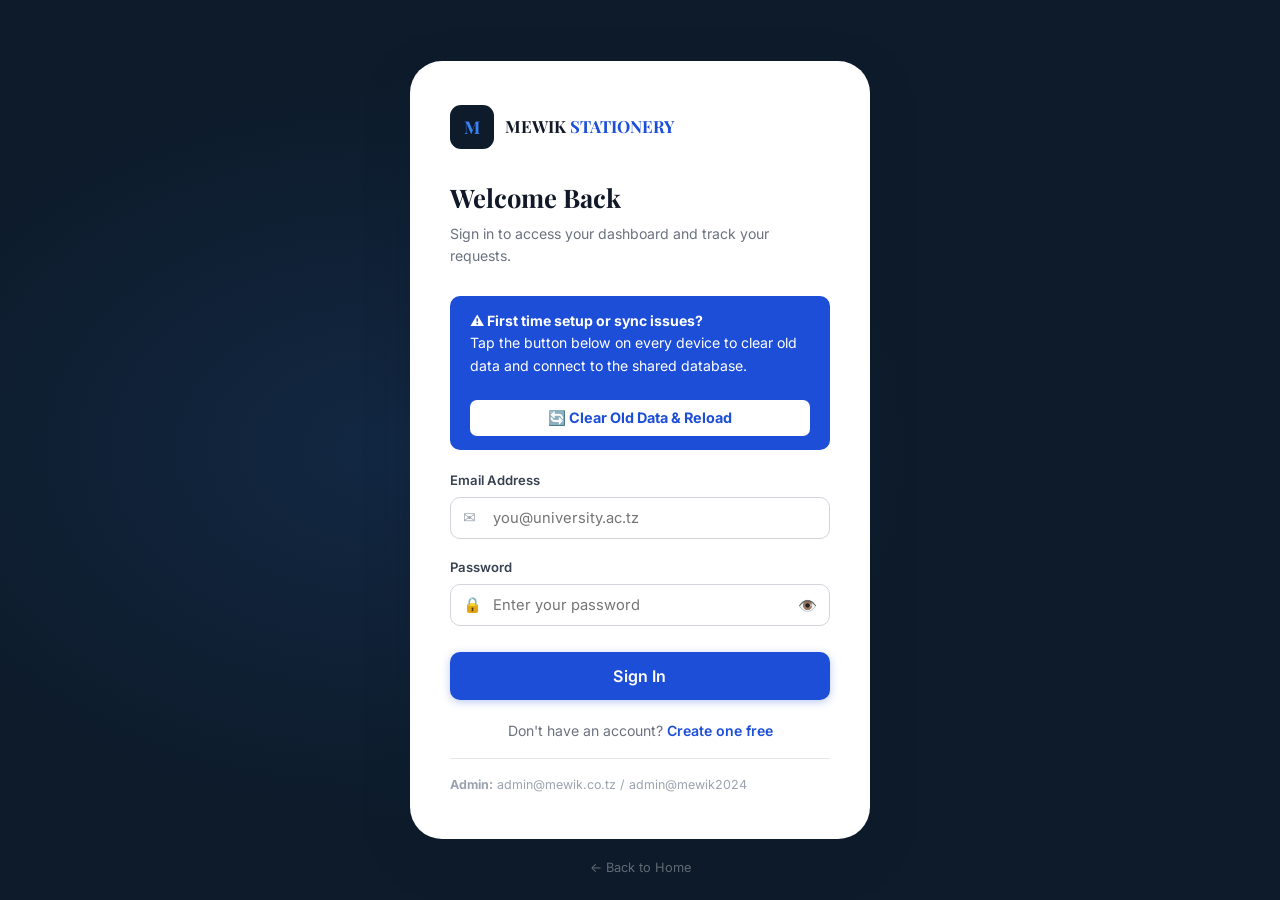
<file: dashboard.html>
<!DOCTYPE html>
<html lang="en">
<head>
  <meta charset="UTF-8">
  <meta name="viewport" content="width=device-width, initial-scale=1.0">
  <title>My Dashboard — Mewik Stationery</title>
  <meta name="theme-color" content="#0f2b22">
  <link rel="manifest" href="manifest.json">
  <link rel="icon" href="icons/favicon.svg" type="image/svg+xml">
  <link rel="stylesheet" href="css/style.css">
    <style>
    .filter-tab{padding:8px 16px;border-radius:100px;font-size:0.82rem;font-weight:600;background:var(--cream);color:var(--gray-mid);border:none;cursor:pointer;transition:var(--transition);}
    .filter-tab.active{background:var(--green-rich);color:var(--white);}
    .req-info{flex:1;} .req-id{font-family:var(--font-mono);font-size:0.72rem;color:var(--gray-mid);}
    .req-service{font-weight:600;font-size:0.95rem;color:var(--green-deep);margin:2px 0;}
    .req-date{font-size:0.78rem;color:var(--gray-mid);}
    .req-right{display:flex;flex-direction:column;align-items:flex-end;gap:6px;}
    .request-row{display:flex;align-items:center;justify-content:space-between;padding:16px 20px;border-bottom:1px solid rgba(15,43,34,0.06);cursor:pointer;transition:var(--transition);flex-wrap:wrap;gap:12px;}
    .request-row:hover{background:var(--cream);} .request-row:last-child{border-bottom:none;}
    .star-btn{font-size:2rem;cursor:pointer;color:#d4d4d4;transition:color 0.15s;background:none;border:none;padding:0 4px;}
    .star-btn:hover,.star-btn.selected{color:#c9a84c;}
  </style>
  <style>
    .filter-tab { padding:8px 16px;border-radius:100px;font-size:0.82rem;font-weight:600;background:var(--cream);color:var(--gray-mid);border:none;cursor:pointer;transition:var(--transition); }
    .filter-tab.active { background:var(--green-rich);color:var(--white); }
    .req-info { flex:1; }
    .req-id { font-family:var(--font-mono);font-size:0.72rem;color:var(--gray-mid); }
    .req-service { font-weight:600;font-size:0.95rem;color:var(--green-deep);margin:2px 0; }
    .req-date { font-size:0.78rem;color:var(--gray-mid); }
    .req-right { display:flex;flex-direction:column;align-items:flex-end;gap:6px; }
    .request-row { display:flex;align-items:center;justify-content:space-between;padding:16px 20px;border-bottom:1px solid rgba(15,43,34,0.06);cursor:pointer;transition:var(--transition);flex-wrap:wrap;gap:12px; }
    .request-row:hover { background:var(--cream); }
    .request-row:last-child { border-bottom:none; }
  </style>
</head>
<body>
<div class="dashboard-layout">

  <!-- Sidebar Overlay -->
  <div class="sidebar-overlay"></div>

  <!-- ── Sidebar ────────────────────────────────────────── -->
  <aside class="sidebar">
    <div class="sidebar-header">
      <div class="sidebar-brand">
        <div class="sidebar-brand-icon">M</div>
        MEWIK <span>STATIONERY</span>
      </div>
    </div>

    <div class="sidebar-user">
      <div class="sidebar-avatar">?</div>
      <div class="sidebar-user-name">Loading…</div>
      <div class="sidebar-user-role">Student</div>
    </div>

    <nav class="sidebar-nav">
      <div class="sidebar-section-label">Menu</div>
      <a class="sidebar-link active" data-section="overview" href="#">
        <span class="link-icon">🏠</span> Overview
      </a>
      <a class="sidebar-link" data-section="requests" href="#">
        <span class="link-icon">📋</span> My Requests
      </a>
      <a class="sidebar-link" data-section="new-request" href="#">
        <span class="link-icon">✨</span> New Request
      </a>
      <a class="sidebar-link" data-section="history" href="#">
        <span class="link-icon">📁</span> History
      </a>

      <div class="sidebar-section-label" style="margin-top:16px">Account</div>
      <a class="sidebar-link" data-section="profile" href="#">
        <span class="link-icon">👤</span> My Profile
      </a>
      <a class="sidebar-link" href="index.html">
        <span class="link-icon">🌐</span> Home
      </a>
    </nav>

    <div class="sidebar-footer">
      <button class="sidebar-link btn-full" data-action="logout" style="color:rgba(255,255,255,0.55)">
        <span class="link-icon">🚪</span> Sign Out
      </button>
    </div>
  </aside>

  <!-- ── Main Content ───────────────────────────────────── -->
  <div class="main-content">
    <!-- Topbar -->
    <header class="topbar">
      <div class="topbar-left">
        <button class="hamburger" style="background:none">
          <span style="background:var(--charcoal)"></span>
          <span style="background:var(--charcoal)"></span>
          <span style="background:var(--charcoal)"></span>
        </button>
        <span class="topbar-title">Dashboard Overview</span>
      </div>
      <div class="topbar-right">
        <div id="sync-badge" style="margin-right:4px"></div>
        <div style="position:relative">
          <button class="notification-btn">🔔 <span class="notif-dot"></span></button>
          <div class="notif-panel"></div>
        </div>
        <a href="#" data-section="new-request" class="btn btn-primary btn-sm sidebar-link">+ New Request</a>
      </div>
    </header>

    <!-- ── Overview Section ───────────────────────────── -->
    <div class="page-content">
      <section id="section-overview" class="dash-section">
        <div style="margin-bottom:28px">
          <h2 style="font-family:var(--font-display);font-size:1.5rem;color:var(--green-deep)">
            Good day, <span id="greeting-name">there</span> 👋
          </h2>
          <p style="color:var(--gray-mid);font-size:0.9rem;margin-top:4px">Here is a summary of your academic service activity.</p>
        </div>

        <div class="stats-row">
          <div class="stat-widget">
            <div class="stat-widget-icon green">📋</div>
            <div class="stat-widget-value" id="stat-active">0</div>
            <div class="stat-widget-label">Active Requests</div>
          </div>
          <div class="stat-widget">
            <div class="stat-widget-icon gold">✅</div>
            <div class="stat-widget-value" id="stat-completed">0</div>
            <div class="stat-widget-label">Completed</div>
          </div>
          <div class="stat-widget">
            <div class="stat-widget-icon blue">📊</div>
            <div class="stat-widget-value" id="stat-total">0</div>
            <div class="stat-widget-label">Total Requests</div>
          </div>
        </div>

        <div style="display:grid;grid-template-columns:1fr 360px;gap:24px;flex-wrap:wrap" class="overview-grid">
          <div class="card">
            <div class="card-header">
              <span class="card-title">Recent Requests</span>
              <a href="#" class="btn btn-outline btn-sm sidebar-link" data-section="requests">View All</a>
            </div>
            <div id="recent-requests">
              <div class="spinner"></div>
            </div>
          </div>

          <div class="card">
            <div class="card-header">
              <span class="card-title">🔔 Notifications</span>
            </div>
            <div id="recent-notifs"></div>
          </div>
        </div>
      </section>

      <!-- ── My Requests Section ────────────────────────── -->
      <section id="section-requests" class="dash-section hidden">
        <div style="display:flex;justify-content:space-between;align-items:center;margin-bottom:24px;flex-wrap:wrap;gap:12px">
          <h2 style="font-family:var(--font-display);font-size:1.4rem;color:var(--green-deep)">Active Requests</h2>
          <a href="#" class="btn btn-primary sidebar-link" data-section="new-request">+ New Request</a>
        </div>
        <div id="active-requests-list"><div class="spinner"></div></div>
      </section>

      <!-- ── New Request Section ─────────────────────────── -->
      <section id="section-new-request" class="dash-section hidden">
        <div style="max-width:680px">
          <h2 style="font-family:var(--font-display);font-size:1.4rem;color:var(--green-deep);margin-bottom:8px">Submit New Request</h2>
          <p style="color:var(--gray-mid);font-size:0.9rem;margin-bottom:32px">Fill in the form below. Our team will review your request and respond promptly.</p>

          <form id="request-form" novalidate>
            <div class="form-group">
              <label class="form-label" for="req-service">Service Type <span style="color:var(--red-alert)">*</span></label>
              <select id="req-service" class="form-control" required>
                <option value="">— Select a service —</option>
              </select>
              <div id="price-range" style="font-size:0.82rem;color:var(--gold);margin-top:6px;font-weight:600"></div>
            </div>

            <!-- Research sub-options -->
            <div id="research-options" style="display:none" class="form-group">
              <label class="form-label" for="research-stage">Research Stage <span style="color:var(--red-alert)">*</span></label>
              <select id="research-stage" class="form-control">
                <option value="">— Select stage —</option>
                <option value="Proposal Writing">Proposal Writing</option>
                <option value="Research Report Writing">Research Report Writing</option>
                <option value="Both Proposal + Full Research">Both Proposal + Full Research</option>
              </select>
            </div>

            <div class="form-group">
              <label class="form-label" for="req-description">Describe Your Requirements <span style="color:var(--red-alert)">*</span></label>
              <textarea id="req-description" class="form-control" rows="4" placeholder="Briefly describe what you need. Include topic, subject, course unit, and any specific instructions from your lecturer." required></textarea>
            </div>

            <div class="form-group">
              <label class="form-label" for="req-requirements">Detailed Requirements / Notes</label>
              <textarea id="req-requirements" class="form-control" rows="3" placeholder="Any additional instructions, formatting requirements, word count, citation style, etc."></textarea>
            </div>

            <div class="form-group">
              <label class="form-label" for="req-deadline">Submission Deadline <span style="color:var(--red-alert)">*</span></label>
              <input type="date" id="req-deadline" class="form-control" required>
            </div>

            <div class="form-group">
              <label class="form-label">Supporting Files (optional)</label>
              <div class="upload-zone">
                <div class="upload-icon">📎</div>
                <div class="upload-text">Click to upload or drag files here</div>
                <div class="upload-hint">PDF, DOCX, JPG, PNG — Max 10MB each</div>
              </div>
              <input type="file" id="req-files" multiple accept=".pdf,.doc,.docx,.jpg,.jpeg,.png,.zip" style="display:none">
              <div id="file-list" class="file-list"></div>
            </div>

            <div style="background:var(--cream);border:1px solid rgba(201,168,76,0.25);border-radius:var(--radius-md);padding:14px 18px;margin-bottom:24px;font-size:0.85rem;color:var(--gray-dark)">
              📞 After submission, our team will contact you via WhatsApp to confirm pricing and next steps.
            </div>

            <button type="submit" class="btn btn-secondary btn-full btn-lg">
              Submit Request 🚀
            </button>
          </form>
        </div>
      </section>

      <!-- ── History Section ────────────────────────────── -->
      <section id="section-history" class="dash-section hidden">
        <div style="display:flex;justify-content:space-between;align-items:center;margin-bottom:24px;flex-wrap:wrap;gap:12px">
          <div>
            <h2 style="font-family:var(--font-display);font-size:1.4rem;color:var(--green-deep)">Service History</h2>
            <p style="color:var(--gray-mid);font-size:0.85rem;margin-top:4px">Completed work is available for download for 3 days.</p>
          </div>
        </div>
        <div id="history-list"><div class="spinner"></div></div>
      </section>

      <!-- ── Profile Section ────────────────────────────── -->
      <section id="section-profile" class="dash-section hidden">
        <div style="max-width:560px">
          <h2 style="font-family:var(--font-display);font-size:1.4rem;color:var(--green-deep);margin-bottom:24px">My Profile</h2>
          <div class="card">
            <div class="card-body">
              <form id="profile-form" novalidate>
                <div class="form-group">
                  <label class="form-label" for="profile-name">Full Name</label>
                  <input type="text" id="profile-name" class="form-control" required>
                </div>
                <div class="form-group">
                  <label class="form-label" for="profile-phone">WhatsApp Number</label>
                  <input type="tel" id="profile-phone" class="form-control" required>
                </div>
                <div class="form-group">
                  <label class="form-label" for="profile-university">University / College</label>
                  <input type="text" id="profile-university" class="form-control" required>
                </div>
                <div class="form-row">
                  <div class="form-group">
                    <label class="form-label" for="profile-program">Program</label>
                    <input type="text" id="profile-program" class="form-control" required>
                  </div>
                  <div class="form-group">
                    <label class="form-label" for="profile-level">Level</label>
                    <select id="profile-level" class="form-control">
                      <option>Certificate</option>
                      <option>Diploma</option>
                      <option>Bachelor's Degree</option>
                      <option>Postgraduate Diploma</option>
                      <option>Master's Degree</option>
                      <option>PhD</option>
                    </select>
                  </div>
                </div>

                <div style="border-top:1px solid var(--gray-light);margin:20px 0;padding-top:20px">
                  <p style="font-size:0.85rem;color:var(--gray-mid);margin-bottom:16px">Change Password (leave blank to keep current)</p>
                  <div class="form-group">
                    <label class="form-label" for="profile-currentpass">Current Password</label>
                    <input type="password" id="profile-currentpass" class="form-control" placeholder="Enter current password">
                  </div>
                  <div class="form-group">
                    <label class="form-label" for="profile-newpass">New Password</label>
                    <input type="password" id="profile-newpass" class="form-control" placeholder="Minimum 6 characters">
                  </div>
                </div>

                <button type="submit" id="profile-btn" class="btn btn-secondary btn-full">Save Changes</button>
              </form>
            </div>
          </div>
        </div>
      </section>
    </div><!-- /page-content -->
  </div><!-- /main-content -->
</div><!-- /dashboard-layout -->

<!-- ── Request Detail Modal ──────────────────────────────── -->
<div class="modal-backdrop" id="request-modal-backdrop" onclick="closeModal('request-modal')">
  <div class="modal" onclick="event.stopPropagation()" id="request-modal">
    <div class="modal-header">
      <div>
        <div class="modal-title" id="modal-req-service">Request Details</div>
        <div style="font-family:var(--font-mono);font-size:0.75rem;color:var(--gray-mid);margin-top:3px" id="modal-req-id"></div>
      </div>
      <button class="modal-close" onclick="closeModal('request-modal')">✕</button>
    </div>
    <div class="modal-body">
      <div style="margin-bottom:16px" id="modal-req-status"></div>

      <div class="progress-wrap" style="margin-bottom:8px">
        <div class="progress-bar" id="modal-progress" style="width:0%"></div>
      </div>

      <div style="display:grid;grid-template-columns:1fr 1fr;gap:16px;margin:20px 0">
        <div><div style="font-size:0.75rem;color:var(--gray-mid);margin-bottom:3px">SUBMITTED</div><div style="font-weight:600;font-size:0.9rem" id="modal-req-submitted">—</div></div>
        <div><div style="font-size:0.75rem;color:var(--gray-mid);margin-bottom:3px">DEADLINE</div><div style="font-weight:600;font-size:0.9rem" id="modal-req-deadline">—</div></div>
        <div><div style="font-size:0.75rem;color:var(--gray-mid);margin-bottom:3px">PRICE</div><div style="font-weight:600;font-size:0.9rem" id="modal-req-price">—</div></div>
        <div><div style="font-size:0.75rem;color:var(--gray-mid);margin-bottom:3px">PAYMENT</div><div style="font-weight:600;font-size:0.9rem" id="modal-req-payment">—</div></div>
      </div>

      <div class="form-group">
        <div class="form-label">Description</div>
        <div style="font-size:0.9rem;color:var(--gray-dark);background:var(--cream);padding:12px 14px;border-radius:var(--radius-md)" id="modal-req-desc"></div>
      </div>

      <div class="form-group">
        <div class="form-label">Admin Notes</div>
        <div style="font-size:0.9rem;color:var(--gray-dark);background:var(--gold-pale);padding:12px 14px;border-radius:var(--radius-md);border-left:3px solid var(--gold)" id="modal-req-notes"></div>
      </div>

      <a href="#" id="modal-download-btn" target="_blank" class="btn btn-primary btn-full btn-lg" style="display:none;margin-top:8px">
        ⬇️ Download Completed Work (PDF)
      </a>
    </div>
  </div>
</div>
  <script src="js/sync-config.js"></script>
  <script src="js/app.js"></script>
<script src="js/auth.js"></script>
<script src="js/dashboard.js"></script>
<script src="js/notifications.js"></script>
<script>
  // Overview grid responsive
  document.addEventListener('DOMContentLoaded', () => {
    const grid = document.querySelector('.overview-grid');
    function adjustGrid() {
      if (grid) grid.style.gridTemplateColumns = window.innerWidth < 900 ? '1fr' : '1fr 360px';
    }
    adjustGrid();
    window.addEventListener('resize', adjustGrid);

    // Set min deadline to tomorrow
    const deadlineInput = document.getElementById('req-deadline');
    if (deadlineInput) {
      const tomorrow = new Date();
      tomorrow.setDate(tomorrow.getDate() + 1);
      deadlineInput.min = tomorrow.toISOString().split('T')[0];
    }
  });
</script>
<script>if("serviceWorker" in navigator){navigator.serviceWorker.register("service-worker.js").then(()=>console.log("[SW] Registered")).catch(console.warn);}</script>

<!-- ── Rating Modal ─────────────────────────────────────────── -->
<div class="modal-backdrop" id="rating-modal-backdrop" onclick="closeRatingModal()">
  <div class="modal" onclick="event.stopPropagation()" style="max-width:480px">
    <div class="modal-header">
      <div class="modal-title">⭐ Rate Our Service</div>
      <button class="modal-close" onclick="closeRatingModal()">✕</button>
    </div>
    <div class="modal-body">
      <p style="color:var(--gray-mid);font-size:0.9rem;margin-bottom:20px">Your feedback helps other students. This is completely optional — thank you!</p>
      <div style="font-weight:600;color:var(--green-deep);margin-bottom:8px">Service: <span id="rating-service-name"></span></div>
      <div style="margin-bottom:20px;text-align:center">
        <button class="star-btn" data-star="1" onclick="selectStar(1)">★</button>
        <button class="star-btn" data-star="2" onclick="selectStar(2)">★</button>
        <button class="star-btn" data-star="3" onclick="selectStar(3)">★</button>
        <button class="star-btn" data-star="4" onclick="selectStar(4)">★</button>
        <button class="star-btn" data-star="5" onclick="selectStar(5)">★</button>
        <div style="font-size:0.82rem;color:var(--gray-mid);margin-top:6px" id="star-label">Tap a star to rate</div>
      </div>
      <div class="form-group">
        <label class="form-label">Comment (optional)</label>
        <textarea id="rating-comment" class="form-control" rows="3" placeholder="Share your experience with other students..."></textarea>
      </div>
      <div style="display:flex;gap:10px;margin-top:8px">
        <button class="btn btn-secondary btn-full" onclick="submitRating()">Submit Rating</button>
        <button class="btn btn-full" style="background:var(--cream);color:var(--gray-mid)" onclick="closeRatingModal()">Skip</button>
      </div>
    </div>
  </div>
</div>

<script>
// ── Rating System ──────────────────────────────────────────────
let currentRatingReqId = null;
let currentStars = 0;
const starLabels = ['','Poor','Fair','Good','Very Good','Excellent'];

function selectStar(n) {
  currentStars = n;
  document.querySelectorAll('.star-btn').forEach(function(btn) {
    btn.classList.toggle('selected', Number(btn.dataset.star) <= n);
  });
  var lbl = document.getElementById('star-label');
  if (lbl) lbl.textContent = starLabels[n] || '';
}

function openRatingModal(reqId) {
  var req = DB.getRequestById(reqId);
  if (!req) return;
  // Don't show if already rated
  if (DB.getRatingByRequestId(reqId)) {
    showToast('Already Rated', 'You have already rated this service.', 'info');
    return;
  }
  currentRatingReqId = reqId;
  currentStars = 0;
  document.querySelectorAll('.star-btn').forEach(function(b){ b.classList.remove('selected'); });
  var lbl = document.getElementById('star-label');
  if (lbl) lbl.textContent = 'Tap a star to rate';
  var svcName = document.getElementById('rating-service-name');
  if (svcName) svcName.textContent = req.serviceType;
  var cmt = document.getElementById('rating-comment');
  if (cmt) cmt.value = '';
  var backdrop = document.getElementById('rating-modal-backdrop');
  if (backdrop) backdrop.classList.add('open');
}

function closeRatingModal() {
  var backdrop = document.getElementById('rating-modal-backdrop');
  if (backdrop) backdrop.classList.remove('open');
  currentRatingReqId = null;
}

function submitRating() {
  if (!currentStars) { showToast('Select Stars', 'Please tap a star to give a rating.', 'warning'); return; }
  var req = DB.getRequestById(currentRatingReqId);
  if (!req) return;
  var user = Session.currentUser();
  var comment = document.getElementById('rating-comment').value.trim();
  DB.addRating({
    id:             generateId('RTG'),
    userId:         user.id,
    userName:       user.fullName,
    userUniversity: user.university + (user.level ? ', ' + user.level : ''),
    requestId:      currentRatingReqId,
    serviceType:    req.serviceType,
    stars:          currentStars,
    comment:        comment,
    createdAt:      new Date().toISOString(),
    approved:       true,
    visible:        true,
  });
  closeRatingModal();
  showToast('Thank You! ⭐', 'Your rating has been submitted.', 'success');
}

// Check on load if any completed requests need rating prompt
document.addEventListener('DOMContentLoaded', function() {
  var user = Session.currentUser();
  if (!user) return;
  setTimeout(function() {
    var completed = DB.getRequestsByUser(user.id).filter(function(r) {
      return r.status === 'Completed' && !r.hiddenFromUser && !DB.getRatingByRequestId(r.id);
    });
    if (completed.length > 0) {
      var latest = completed[completed.length - 1];
      // Show prompt only once per session
      if (!sessionStorage.getItem('rating_prompted_' + latest.id)) {
        sessionStorage.setItem('rating_prompted_' + latest.id, '1');
        setTimeout(function() { openRatingModal(latest.id); }, 2000);
      }
    }
  }, 1500);
});
</script>

</body>
</html>
</file>
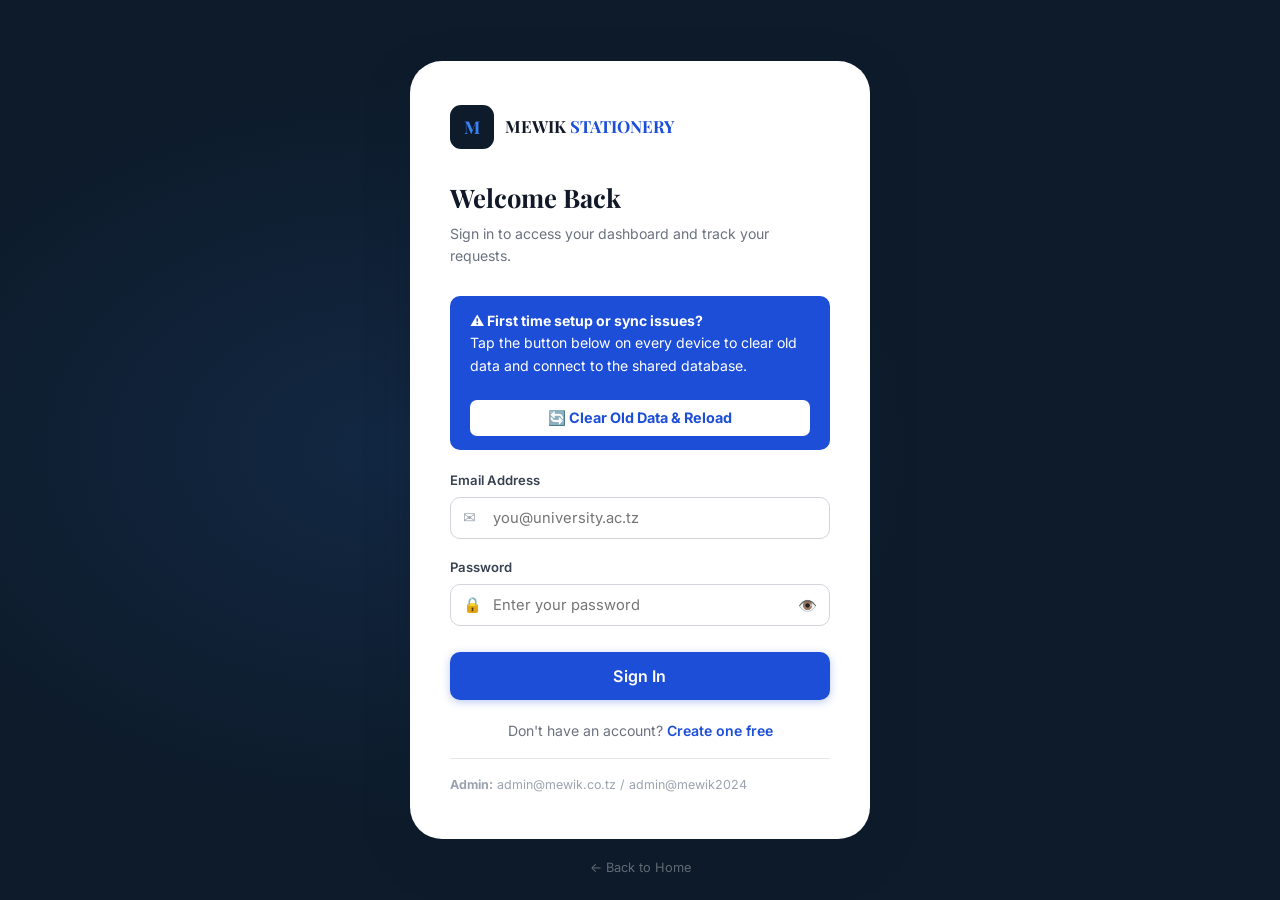
<file: login.html>
<!DOCTYPE html>
<html lang="en">
<head>
  <meta charset="UTF-8">
  <meta name="viewport" content="width=device-width, initial-scale=1.0">
  <title>Sign In — Mewik Stationery</title>
  <meta name="theme-color" content="#0d1b2a">
  <link rel="manifest" href="manifest.json">
  <link rel="icon" href="icons/favicon.svg" type="image/svg+xml">
  <link rel="apple-touch-icon" href="icons/icon-192.png">
  <link rel="stylesheet" href="css/style.css">
  
</head>
<body>
<div class="auth-page">
  <div class="auth-card">
    <div class="auth-logo">
      <div class="auth-logo-icon">M</div>
      <div class="auth-logo-text">MEWIK <span>STATIONERY</span></div>
    </div>
    <h1 class="auth-title">Welcome Back</h1>
    <p class="auth-subtitle">Sign in to access your dashboard and track your requests.</p>
    
  <!-- ── Clear old data banner ─────────────────────────── -->
  <div id="clear-banner" style="
    background:#1d4ed8;color:#fff;padding:14px 20px;
    border-radius:10px;margin-bottom:20px;font-size:0.88rem;line-height:1.6;
    display:block;">
    <strong>⚠ First time setup or sync issues?</strong><br>
    Tap the button below on every device to clear old data and connect to the shared database.
    <br><br>
    <button onclick="clearAndReload()" style="
      background:#fff;color:#1d4ed8;border:none;padding:9px 20px;
      border-radius:7px;font-weight:700;font-size:0.9rem;cursor:pointer;
      width:100%;">
      🔄 Clear Old Data &amp; Reload
    </button>
  </div>
    <form id="login-form" novalidate>
      <div class="form-group">
        <label class="form-label">Email Address</label>
        <div class="input-group">
          <span class="input-icon">✉️</span>
          <input type="email" id="login-email" class="form-control" placeholder="you@university.ac.tz" autocomplete="email" required>
        </div>
      </div>
      <div class="form-group">
        <label class="form-label">Password</label>
        <div class="input-group" style="position:relative">
          <span class="input-icon">🔒</span>
          <input type="password" id="login-password" class="form-control" placeholder="Enter your password" required>
          <button type="button" class="password-toggle">👁️</button>
        </div>
      </div>
      <div id="login-error" class="form-error"></div>
      <button type="submit" id="login-btn" class="btn btn-primary btn-full btn-lg" style="margin-top:8px">Sign In</button>
    </form>
    <div class="auth-switch">Don't have an account? <a href="signup.html">Create one free</a></div>
    <div style="margin-top:16px;padding-top:16px;border-top:1px solid var(--gray-200);font-size:0.78rem;color:var(--gray-400)">
      <strong>Admin:</strong> admin@mewik.co.tz / admin@mewik2024
    </div>
  </div>
  <div style="position:absolute;bottom:20px;left:50%;transform:translateX(-50%);z-index:2">
    <a href="index.html" style="color:rgba(255,255,255,0.35);font-size:0.8rem">← Back to Home</a>
  </div>
</div>
  <script src="js/sync-config.js"></script>
  <script src="js/app.js"></script>
  <script src="js/auth.js"></script>
  <script>if("serviceWorker" in navigator){navigator.serviceWorker.register("service-worker.js").catch(function(){});}</script>

<script>
function clearAndReload() {
  // Remove every mewik-related key from localStorage
  var toRemove = [];
  for (var i = 0; i < localStorage.length; i++) {
    var k = localStorage.key(i);
    if (k && k.indexOf('mewik') !== -1) toRemove.push(k);
  }
  toRemove.forEach(function(k) { localStorage.removeItem(k); });
  // Also clear sessionStorage
  sessionStorage.clear();
  // Show confirmation then reload
  document.getElementById('clear-banner').innerHTML =
    '<span style="color:#fff;font-weight:700">✅ Cleared! Reloading…</span>';
  setTimeout(function() { location.reload(); }, 800);
}

// Auto-hide the banner after successful login
document.addEventListener('DOMContentLoaded', function() {
  var loginForm = document.getElementById('login-form');
  if (loginForm) {
    loginForm.addEventListener('submit', function() {
      var banner = document.getElementById('clear-banner');
      if (banner) banner.style.display = 'none';
    });
  }
});
</script>
</body>
</html>
</file>
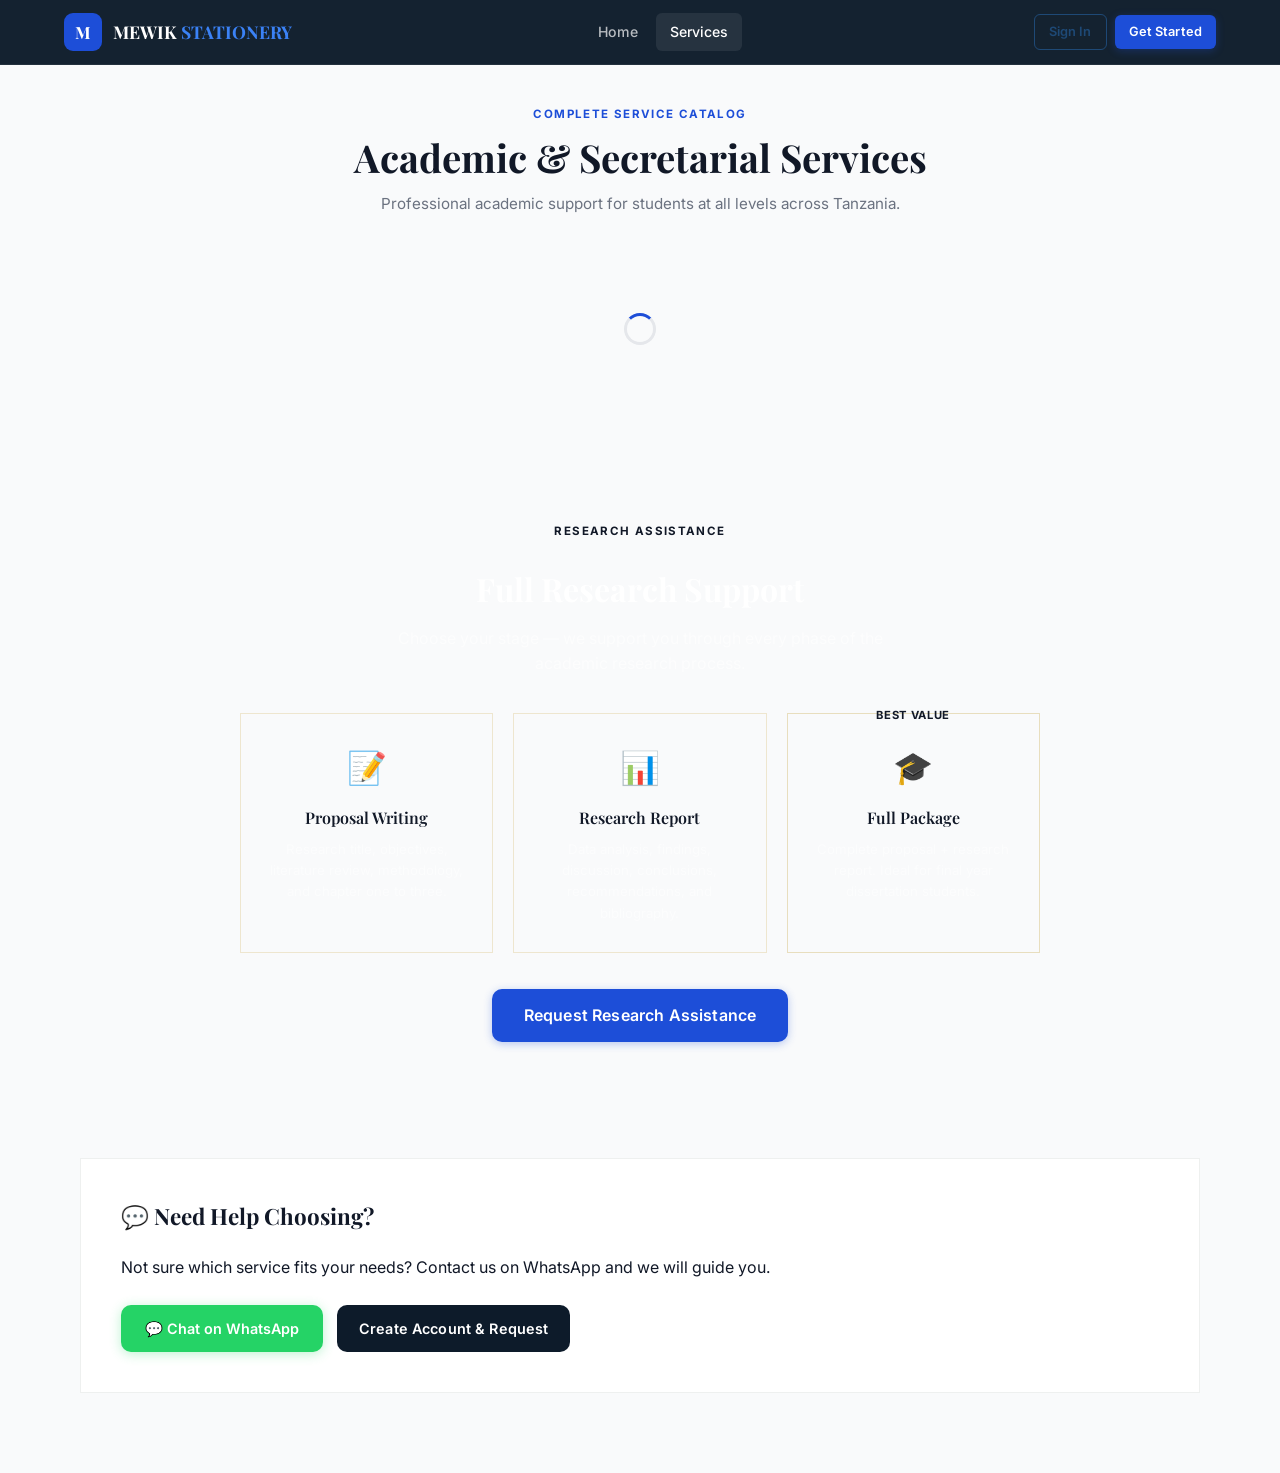
<file: services.html>
<!DOCTYPE html>
<html lang="en">
<head>
  <meta charset="UTF-8">
  <meta name="viewport" content="width=device-width, initial-scale=1.0">
  <title>Our Services — Mewik Stationery</title>
  <meta name="theme-color" content="#0f2b22">
  <link rel="manifest" href="manifest.json">
  <link rel="icon" href="icons/favicon.svg" type="image/svg+xml">
  <link rel="stylesheet" href="css/style.css">
</head>
<body>

<nav class="navbar">
  <div class="navbar-inner">
    <a href="index.html" class="navbar-brand">
      <div class="brand-logo">M</div>
      <span class="brand-name">MEWIK <span>STATIONERY</span></span>
    </a>
    <div class="navbar-links">
      <a href="index.html" class="nav-link">Home</a>
      <a href="services.html" class="nav-link active">Services</a>
    </div>
    <div class="navbar-actions">
      <a href="login.html" class="btn btn-outline btn-sm">Sign In</a>
      <a href="signup.html" class="btn btn-primary btn-sm">Get Started</a>
    </div>
  </div>
</nav>

<div style="min-height:100vh;padding-top:100px;padding-bottom:80px;background:var(--cream)">
  <div class="container">
    <div class="text-center" style="margin-bottom:60px">
      <span class="section-tag">Complete Service Catalog</span>
      <h1 class="section-title">Academic & Secretarial Services</h1>
      <p class="section-subtitle">Professional academic support for students at all levels across Tanzania.</p>
    </div>

    <div id="full-services-grid" class="services-grid">
      <div class="spinner"></div>
    </div>

    <div style="margin-top:80px;background:var(--green-deep);border-radius:var(--radius-xl);padding:56px 40px;text-align:center">
      <span class="section-tag" style="color:var(--gold-light)">Research Assistance</span>
      <h2 style="font-family:var(--font-display);font-size:2rem;color:var(--white);margin:12px 0">Full Research Support</h2>
      <p style="color:rgba(255,255,255,0.60);max-width:560px;margin:0 auto 36px">Choose your stage — we support you through every phase of the academic research process.</p>
      <div style="display:grid;grid-template-columns:repeat(auto-fit,minmax(220px,1fr));gap:20px;max-width:800px;margin:0 auto">
        <div style="background:rgba(255,255,255,0.06);border:1px solid rgba(201,168,76,0.25);border-radius:var(--radius-lg);padding:28px 20px;text-align:center">
          <div style="font-size:2rem;margin-bottom:12px">📝</div>
          <div style="font-family:var(--font-display);font-size:1rem;font-weight:600;color:var(--gold);margin-bottom:8px">Proposal Writing</div>
          <div style="font-size:0.83rem;color:rgba(255,255,255,0.55)">Research title, objectives, literature review, methodology, and chapter one to three.</div>
        </div>
        <div style="background:rgba(255,255,255,0.06);border:1px solid rgba(201,168,76,0.25);border-radius:var(--radius-lg);padding:28px 20px;text-align:center">
          <div style="font-size:2rem;margin-bottom:12px">📊</div>
          <div style="font-family:var(--font-display);font-size:1rem;font-weight:600;color:var(--gold);margin-bottom:8px">Research Report</div>
          <div style="font-size:0.83rem;color:rgba(255,255,255,0.55)">Data analysis, findings, discussion, conclusions, recommendations, and bibliography.</div>
        </div>
        <div style="background:rgba(255,255,255,0.06);border:1px solid rgba(201,168,76,0.35);border-radius:var(--radius-lg);padding:28px 20px;text-align:center;position:relative">
          <div style="position:absolute;top:-10px;left:50%;transform:translateX(-50%);background:var(--gold);color:var(--green-deep);font-size:0.7rem;font-weight:700;padding:3px 12px;border-radius:100px;letter-spacing:0.06em">BEST VALUE</div>
          <div style="font-size:2rem;margin-bottom:12px">🎓</div>
          <div style="font-family:var(--font-display);font-size:1rem;font-weight:600;color:var(--gold);margin-bottom:8px">Full Package</div>
          <div style="font-size:0.83rem;color:rgba(255,255,255,0.55)">Complete proposal + research report. Ideal for final year dissertation students.</div>
        </div>
      </div>
      <a href="signup.html" class="btn btn-primary btn-lg" style="margin-top:36px">Request Research Assistance</a>
    </div>

    <div style="margin-top:60px;background:var(--white);border-radius:var(--radius-xl);padding:40px;border:1px solid rgba(15,43,34,0.07)">
      <h3 style="font-family:var(--font-display);font-size:1.4rem;color:var(--green-deep);margin-bottom:20px">💬 Need Help Choosing?</h3>
      <p style="color:var(--gray-mid);margin-bottom:24px">Not sure which service fits your needs? Contact us on WhatsApp and we will guide you.</p>
      <div style="display:flex;gap:14px;flex-wrap:wrap">
        <a href="https://wa.me/255744000000" target="_blank" class="whatsapp-btn">💬 Chat on WhatsApp</a>
        <a href="signup.html" class="btn btn-secondary">Create Account & Request</a>
      </div>
    </div>
  </div>
</div>
  <script src="js/sync-config.js"></script>
  <script src="js/app.js"></script>
<script>
document.addEventListener('DOMContentLoaded', () => {
  initSampleData();
  const services = DB.getServices();
  const pricing  = DB.getPricing();
  const grid = document.getElementById('full-services-grid');

  grid.innerHTML = services.map(s => {
    const p = pricing.find(p => p.service.toLowerCase().includes(s.name.split(' ')[0].toLowerCase()));
    const priceRange = p ? `TZS ${p.minPrice.toLocaleString()} – ${p.maxPrice.toLocaleString()}` : 'Contact for pricing';
    return `
      <div class="service-card fade-in">
        ${s.badge ? `<div class="service-badge">${s.badge}</div>` : ''}
        <div class="service-icon">${s.icon}</div>
        <div class="service-name">${s.name}</div>
        <div class="service-desc">${s.description}</div>
        <div class="service-price">${priceRange}</div>
        <a href="signup.html" class="btn btn-secondary btn-sm" style="margin-top:16px;width:100%;justify-content:center">Request Now →</a>
      </div>`;
  }).join('');
});
</script>
<script>if("serviceWorker" in navigator){navigator.serviceWorker.register("service-worker.js").then(()=>console.log("[SW] Registered")).catch(console.warn);}</script>
</body>
</html>
</file>
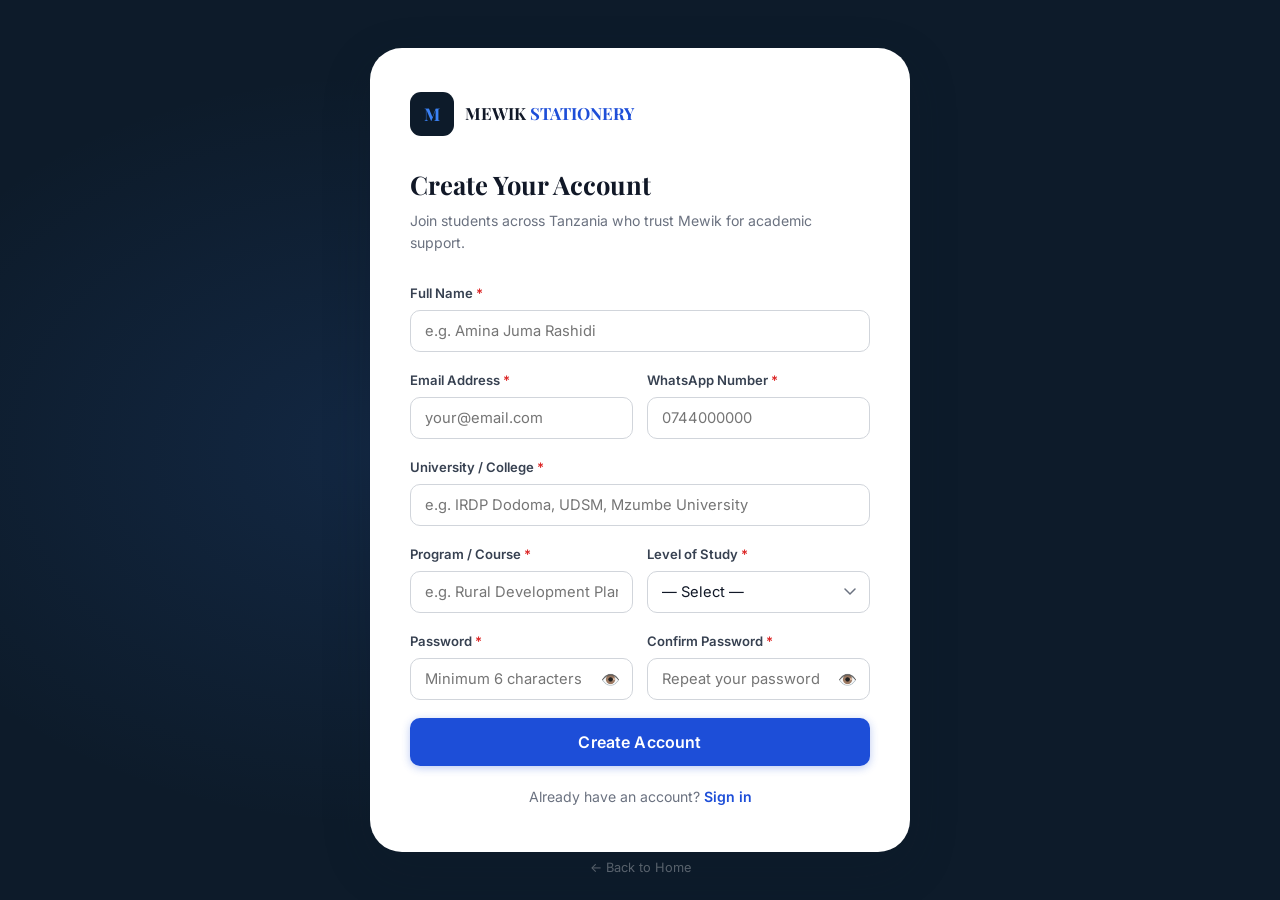
<file: signup.html>
<!DOCTYPE html>
<html lang="en">
<head>
  <meta charset="UTF-8">
  <meta name="viewport" content="width=device-width, initial-scale=1.0">
  <title>Create Account — Mewik Stationery</title>
  <meta name="theme-color" content="#0d1b2a">
  <link rel="manifest" href="manifest.json">
  <link rel="icon" href="icons/favicon.svg" type="image/svg+xml">
  <link rel="apple-touch-icon" href="icons/icon-192.png">
  <link rel="stylesheet" href="css/style.css">
  
</head>
<body>
<div class="auth-page" style="padding:40px 24px">
  <div class="auth-card" style="max-width:540px">
    <div class="auth-logo">
      <div class="auth-logo-icon">M</div>
      <div class="auth-logo-text">MEWIK <span>STATIONERY</span></div>
    </div>
    <h1 class="auth-title">Create Your Account</h1>
    <p class="auth-subtitle">Join students across Tanzania who trust Mewik for academic support.</p>
    <form id="signup-form" novalidate>
      <div class="form-group">
        <label class="form-label">Full Name <span style="color:var(--danger)">*</span></label>
        <input type="text" id="signup-name" class="form-control" placeholder="e.g. Amina Juma Rashidi" required>
        <div id="err-name" class="form-error"></div>
      </div>
      <div class="form-row">
        <div class="form-group">
          <label class="form-label">Email Address <span style="color:var(--danger)">*</span></label>
          <input type="email" id="signup-email" class="form-control" placeholder="your@email.com" required>
          <div id="err-email" class="form-error"></div>
        </div>
        <div class="form-group">
          <label class="form-label">WhatsApp Number <span style="color:var(--danger)">*</span></label>
          <input type="tel" id="signup-phone" class="form-control" placeholder="0744000000" required>
          <div id="err-phone" class="form-error"></div>
        </div>
      </div>
      <div class="form-group">
        <label class="form-label">University / College <span style="color:var(--danger)">*</span></label>
        <input type="text" id="signup-university" class="form-control" placeholder="e.g. IRDP Dodoma, UDSM, Mzumbe University" required>
        <div id="err-university" class="form-error"></div>
      </div>
      <div class="form-row">
        <div class="form-group">
          <label class="form-label">Program / Course <span style="color:var(--danger)">*</span></label>
          <input type="text" id="signup-program" class="form-control" placeholder="e.g. Rural Development Planning" required>
          <div id="err-program" class="form-error"></div>
        </div>
        <div class="form-group">
          <label class="form-label">Level of Study <span style="color:var(--danger)">*</span></label>
          <select id="signup-level" class="form-control" required>
            <option value="">— Select —</option>
            <option>Certificate</option><option>Diploma</option><option>Bachelor's Degree</option>
            <option>Postgraduate Diploma</option><option>Master's Degree</option><option>PhD</option>
          </select>
          <div id="err-level" class="form-error"></div>
        </div>
      </div>
      <div class="form-row">
        <div class="form-group">
          <label class="form-label">Password <span style="color:var(--danger)">*</span></label>
          <div style="position:relative">
            <input type="password" id="signup-password" class="form-control" placeholder="Minimum 6 characters" required>
            <button type="button" class="password-toggle">👁️</button>
          </div>
          <div id="err-password" class="form-error"></div>
        </div>
        <div class="form-group">
          <label class="form-label">Confirm Password <span style="color:var(--danger)">*</span></label>
          <div style="position:relative">
            <input type="password" id="signup-confirm" class="form-control" placeholder="Repeat your password" required>
            <button type="button" class="password-toggle">👁️</button>
          </div>
          <div id="err-confirm" class="form-error"></div>
        </div>
      </div>
      <div id="signup-error" class="form-error" style="margin-bottom:12px"></div>
      <button type="submit" id="signup-btn" class="btn btn-primary btn-full btn-lg">Create Account</button>
    </form>
    <div class="auth-switch">Already have an account? <a href="login.html">Sign in</a></div>
  </div>
  <div style="position:absolute;bottom:20px;left:50%;transform:translateX(-50%)">
    <a href="index.html" style="color:rgba(255,255,255,0.35);font-size:0.8rem">← Back to Home</a>
  </div>
</div>
  <script src="js/sync-config.js"></script>
  <script src="js/app.js"></script>
  <script src="js/auth.js"></script>
  <script>if("serviceWorker" in navigator){navigator.serviceWorker.register("service-worker.js").catch(function(){});}</script>
</body>
</html>
</file>
<file: css/style.css>
/* ============================================================
   MEWIK STATIONERY — style.css v2.0
   Theme: Dark Navy · Steel Gray · White · Informative Colors
   ============================================================ */

@import url('https://fonts.googleapis.com/css2?family=Playfair+Display:ital,wght@0,600;0,700;1,400&family=Inter:wght@300;400;500;600;700&family=JetBrains+Mono:wght@400;500&display=swap');

/* ── Variables ──────────────────────────────────────────────── */
:root {
  /* Navy blues */
  --navy-950:  #060d1a;
  --navy-900:  #0d1b2a;
  --navy-800:  #1a3550;
  --navy-700:  #1e4976;
  --navy-600:  #1d4ed8;
  --navy-500:  #3b82f6;
  --navy-100:  #dbeafe;
  --navy-50:   #eff6ff;

  /* Grays */
  --gray-900:  #111827;
  --gray-800:  #1f2937;
  --gray-700:  #374151;
  --gray-500:  #6b7280;
  --gray-400:  #9ca3af;
  --gray-300:  #d1d5db;
  --gray-200:  #e5e7eb;
  --gray-100:  #f3f4f6;
  --gray-50:   #f9fafb;
  --white:     #ffffff;

  /* Informative colors */
  --success:       #16a34a;
  --success-light: #dcfce7;
  --success-dark:  #14532d;
  --warning:       #d97706;
  --warning-light: #fef3c7;
  --danger:        #dc2626;
  --danger-light:  #fee2e2;
  --info:          #0891b2;
  --info-light:    #e0f2fe;
  --download:      #0d9488;
  --download-light:#ccfbf1;
  --purple:        #7c3aed;
  --purple-light:  #ede9fe;

  /* Typography */
  --font-display: 'Playfair Display', Georgia, serif;
  --font-body:    'Inter', system-ui, sans-serif;
  --font-mono:    'JetBrains Mono', monospace;

  /* Shadows */
  --shadow-xs:  0 1px 3px rgba(13,27,42,0.08);
  --shadow-sm:  0 2px 8px rgba(13,27,42,0.10);
  --shadow-md:  0 4px 16px rgba(13,27,42,0.12);
  --shadow-lg:  0 8px 32px rgba(13,27,42,0.16);
  --shadow-xl:  0 16px 48px rgba(13,27,42,0.22);

  /* Radius */
  --r-sm:  6px;
  --r-md:  10px;
  --r-lg:  16px;
  --r-xl:  24px;
  --r-2xl: 32px;

  --transition: 0.22s cubic-bezier(0.4,0,0.2,1);
}

/* ── Reset ──────────────────────────────────────────────────── */
*,*::before,*::after{box-sizing:border-box;margin:0;padding:0;}
html{scroll-behavior:smooth;font-size:16px;-webkit-text-size-adjust:100%;}
body{font-family:var(--font-body);background:var(--gray-50);color:var(--gray-900);line-height:1.6;-webkit-font-smoothing:antialiased;}
a{color:inherit;text-decoration:none;}
img{max-width:100%;display:block;}
ul{list-style:none;}
button{cursor:pointer;border:none;background:none;font-family:inherit;}
input,textarea,select{font-family:inherit;font-size:1rem;}

/* ── Utilities ──────────────────────────────────────────────── */
.container{max-width:1160px;margin:0 auto;padding:0 20px;}
.hidden{display:none!important;}
.text-center{text-align:center;}
.flex{display:flex;} .flex-center{display:flex;align-items:center;justify-content:center;}
.gap-1{gap:8px;} .gap-2{gap:16px;} .gap-3{gap:24px;}
.mt-1{margin-top:8px;} .mt-2{margin-top:16px;} .mt-3{margin-top:24px;}
.mb-1{margin-bottom:8px;} .mb-2{margin-bottom:16px;} .mb-3{margin-bottom:24px;}
.w-full{width:100%;}

/* ── Buttons ────────────────────────────────────────────────── */
.btn{display:inline-flex;align-items:center;gap:7px;padding:10px 22px;border-radius:var(--r-md);font-family:var(--font-body);font-weight:600;font-size:0.9rem;letter-spacing:0.01em;transition:var(--transition);position:relative;overflow:hidden;white-space:nowrap;}
.btn:active{transform:scale(0.98);}
.btn-primary{background:var(--navy-600);color:var(--white);box-shadow:0 2px 8px rgba(29,78,216,0.30);}
.btn-primary:hover{background:#1d45c7;transform:translateY(-1px);box-shadow:0 4px 14px rgba(29,78,216,0.38);}
.btn-secondary{background:var(--navy-900);color:var(--white);}
.btn-secondary:hover{background:var(--navy-800);transform:translateY(-1px);}
.btn-success{background:var(--success);color:var(--white);box-shadow:0 2px 8px rgba(22,163,74,0.28);}
.btn-success:hover{background:#15803d;transform:translateY(-1px);}
.btn-download{background:var(--download);color:var(--white);box-shadow:0 2px 8px rgba(13,148,136,0.28);}
.btn-download:hover{background:#0f766e;transform:translateY(-1px);}
.btn-warning{background:var(--warning);color:var(--white);}
.btn-warning:hover{background:#b45309;}
.btn-danger{background:var(--danger);color:var(--white);}
.btn-danger:hover{background:#b91c1c;}
.btn-info{background:var(--info);color:var(--white);}
.btn-info:hover{background:#0e7490;}
.btn-outline{background:transparent;color:var(--navy-700);border:1.5px solid var(--navy-700);}
.btn-outline:hover{background:var(--navy-50);color:var(--navy-600);}
.btn-ghost{background:transparent;color:var(--gray-700);}
.btn-ghost:hover{background:var(--gray-100);}
.btn-sm{padding:7px 14px;font-size:0.8rem;border-radius:var(--r-sm);}
.btn-lg{padding:14px 32px;font-size:1rem;}
.btn-xl{padding:16px 40px;font-size:1.05rem;}
.btn-full{width:100%;justify-content:center;}

/* ── Navbar ─────────────────────────────────────────────────── */
.navbar{position:fixed;top:0;left:0;right:0;z-index:1000;background:rgba(13,27,42,0.97);backdrop-filter:blur(14px);border-bottom:1px solid rgba(255,255,255,0.07);}
.navbar-inner{display:flex;align-items:center;justify-content:space-between;height:64px;padding:0 24px;max-width:1200px;margin:0 auto;}
.navbar-brand{display:flex;align-items:center;gap:11px;}
.brand-logo{width:38px;height:38px;background:var(--navy-600);border-radius:9px;display:flex;align-items:center;justify-content:center;font-family:var(--font-display);font-weight:700;font-size:1.05rem;color:var(--white);}
.brand-name{font-family:var(--font-display);font-size:1.1rem;font-weight:700;color:var(--white);}
.brand-name span{color:var(--navy-500);}
.navbar-links{display:flex;align-items:center;gap:4px;}
.nav-link{color:rgba(255,255,255,0.70);padding:8px 14px;border-radius:var(--r-sm);font-size:0.88rem;font-weight:500;transition:var(--transition);}
.nav-link:hover,.nav-link.active{color:var(--white);background:rgba(255,255,255,0.08);}
.navbar-actions{display:flex;align-items:center;gap:8px;}
.hamburger{display:none;flex-direction:column;gap:5px;padding:8px;cursor:pointer;}
.hamburger span{display:block;width:22px;height:2px;background:var(--white);border-radius:2px;transition:var(--transition);}

/* ── Hero ────────────────────────────────────────────────────── */
.hero{min-height:100vh;background:var(--navy-900);position:relative;display:flex;align-items:center;overflow:hidden;padding-top:64px;}
.hero-bg{position:absolute;inset:0;background:radial-gradient(ellipse 55% 65% at 80% 50%,rgba(59,130,246,0.15) 0%,transparent 70%),radial-gradient(ellipse 40% 50% at 5% 80%,rgba(29,78,216,0.10) 0%,transparent 60%);}
.hero-grid{position:absolute;inset:0;background-image:linear-gradient(rgba(255,255,255,0.02) 1px,transparent 1px),linear-gradient(90deg,rgba(255,255,255,0.02) 1px,transparent 1px);background-size:48px 48px;}
.hero-content{position:relative;z-index:2;max-width:680px;padding:60px 24px;}
.hero-eyebrow{display:inline-flex;align-items:center;gap:7px;background:rgba(59,130,246,0.12);border:1px solid rgba(59,130,246,0.28);color:var(--navy-500);padding:6px 16px;border-radius:100px;font-size:0.75rem;font-weight:600;letter-spacing:0.1em;text-transform:uppercase;margin-bottom:24px;animation:fadeUp 0.7s both;}
.hero-title{font-family:var(--font-display);font-size:clamp(2.2rem,5vw,3.6rem);font-weight:700;color:var(--white);line-height:1.18;margin-bottom:20px;animation:fadeUp 0.7s 0.1s both;}
.hero-title em{font-style:italic;color:var(--navy-500);}
.hero-subtitle{font-size:1rem;color:rgba(255,255,255,0.60);max-width:520px;margin-bottom:36px;animation:fadeUp 0.7s 0.2s both;line-height:1.7;}
.hero-cta{display:flex;flex-wrap:wrap;gap:12px;animation:fadeUp 0.7s 0.3s both;}
.hero-stats{position:absolute;right:4%;bottom:12%;display:flex;flex-direction:column;gap:14px;z-index:2;}
.stat-card{background:rgba(255,255,255,0.05);border:1px solid rgba(255,255,255,0.10);backdrop-filter:blur(8px);border-radius:var(--r-lg);padding:18px 26px;text-align:center;min-width:130px;}
.stat-number{font-family:var(--font-display);font-size:1.9rem;font-weight:700;color:var(--navy-500);line-height:1;}
.stat-label{font-size:0.75rem;color:rgba(255,255,255,0.45);margin-top:4px;}

/* ── Sections ────────────────────────────────────────────────── */
.section-tag{display:inline-block;font-size:0.72rem;font-weight:700;letter-spacing:0.12em;text-transform:uppercase;color:var(--navy-600);margin-bottom:10px;}
.section-title{font-family:var(--font-display);font-size:clamp(1.7rem,3.5vw,2.4rem);font-weight:700;color:var(--gray-900);line-height:1.25;}
.section-subtitle{font-size:0.95rem;color:var(--gray-500);max-width:540px;margin:10px auto 0;line-height:1.7;}

/* ── Service Cards ──────────────────────────────────────────── */
.services-section{padding:90px 0;background:var(--white);}
.services-grid{display:grid;grid-template-columns:repeat(auto-fit,minmax(260px,1fr));gap:24px;margin-top:52px;}
.service-card{background:var(--white);border:1.5px solid var(--gray-200);border-radius:var(--r-lg);padding:32px 26px;position:relative;overflow:hidden;transition:var(--transition);cursor:pointer;}
.service-card::before{content:'';position:absolute;top:0;left:0;right:0;height:3px;background:linear-gradient(90deg,var(--navy-600),var(--navy-500));transform:scaleX(0);transform-origin:left;transition:var(--transition);}
.service-card:hover{transform:translateY(-5px);box-shadow:var(--shadow-lg);border-color:var(--navy-100);}
.service-card:hover::before{transform:scaleX(1);}
.service-icon{width:52px;height:52px;background:var(--navy-50);border-radius:var(--r-md);display:flex;align-items:center;justify-content:center;font-size:1.4rem;margin-bottom:18px;}
.service-name{font-family:var(--font-display);font-size:1.1rem;font-weight:600;color:var(--gray-900);margin-bottom:8px;}
.service-desc{font-size:0.86rem;color:var(--gray-500);line-height:1.65;margin-bottom:18px;}
.service-price{font-family:var(--font-mono);font-size:0.78rem;color:var(--navy-700);font-weight:600;}
.service-badge{position:absolute;top:18px;right:18px;background:var(--navy-50);color:var(--navy-600);font-size:0.68rem;font-weight:700;padding:3px 9px;border-radius:100px;letter-spacing:0.06em;text-transform:uppercase;}

/* ── How It Works ───────────────────────────────────────────── */
.how-section{padding:90px 0;background:var(--navy-900);}
.how-section .section-title{color:var(--white);}
.how-section .section-subtitle{color:rgba(255,255,255,0.50);}
.steps-grid{display:grid;grid-template-columns:repeat(auto-fit,minmax(200px,1fr));gap:28px;margin-top:52px;}
.step-card{text-align:center;padding:32px 20px;}
.step-number{width:56px;height:56px;background:rgba(59,130,246,0.12);border:1.5px solid rgba(59,130,246,0.30);border-radius:50%;display:flex;align-items:center;justify-content:center;font-family:var(--font-display);font-size:1.2rem;font-weight:700;color:var(--navy-500);margin:0 auto 20px;}
.step-title{font-family:var(--font-display);font-size:1rem;font-weight:600;color:var(--white);margin-bottom:8px;}
.step-desc{font-size:0.84rem;color:rgba(255,255,255,0.48);line-height:1.65;}

/* ── Testimonials ───────────────────────────────────────────── */
.testimonials-section{padding:90px 0;background:var(--gray-50);}
.testimonials-grid{display:grid;grid-template-columns:repeat(auto-fit,minmax(280px,1fr));gap:24px;margin-top:52px;}
.testimonial-card{background:var(--white);border-radius:var(--r-lg);padding:28px;border:1.5px solid var(--gray-200);transition:var(--transition);}
.testimonial-card:hover{box-shadow:var(--shadow-md);border-color:var(--navy-100);}
.testimonial-stars{color:var(--warning);font-size:0.9rem;margin-bottom:14px;letter-spacing:2px;}
.testimonial-text{font-size:0.9rem;color:var(--gray-700);font-style:italic;line-height:1.7;margin-bottom:18px;}
.testimonial-author{display:flex;align-items:center;gap:11px;}
.author-avatar{width:42px;height:42px;border-radius:50%;background:linear-gradient(135deg,var(--navy-700),var(--navy-500));display:flex;align-items:center;justify-content:center;font-family:var(--font-display);font-weight:700;color:var(--white);font-size:0.95rem;flex-shrink:0;}
.author-name{font-weight:600;font-size:0.88rem;color:var(--gray-900);}
.author-meta{font-size:0.75rem;color:var(--gray-500);}

/* ── Contact / Footer ───────────────────────────────────────── */
.contact-section{padding:80px 0 40px;background:var(--navy-900);}
.contact-grid{display:grid;grid-template-columns:1fr 1fr;gap:56px;margin-bottom:56px;}
.contact-info h3{font-family:var(--font-display);font-size:1.5rem;color:var(--white);margin-bottom:14px;}
.contact-info p{color:rgba(255,255,255,0.52);font-size:0.92rem;margin-bottom:24px;line-height:1.7;}
.contact-item{display:flex;align-items:center;gap:11px;color:rgba(255,255,255,0.65);font-size:0.88rem;margin-bottom:12px;}
.contact-item span:first-child{font-size:1.1rem;flex-shrink:0;}
.whatsapp-btn{display:inline-flex;align-items:center;gap:9px;background:#25D366;color:var(--white);padding:12px 24px;border-radius:var(--r-md);font-weight:600;font-size:0.9rem;transition:var(--transition);box-shadow:0 2px 12px rgba(37,211,102,0.30);}
.whatsapp-btn:hover{background:#1fb058;transform:translateY(-1px);}
.footer-bottom{border-top:1px solid rgba(255,255,255,0.08);padding-top:24px;display:flex;justify-content:space-between;align-items:center;flex-wrap:wrap;gap:10px;}
.footer-copy{font-size:0.78rem;color:rgba(255,255,255,0.30);}
.footer-links{display:flex;gap:18px;}
.footer-links a{font-size:0.78rem;color:rgba(255,255,255,0.30);transition:var(--transition);}
.footer-links a:hover{color:var(--navy-500);}

/* ── Auth Pages ─────────────────────────────────────────────── */
.auth-page{min-height:100vh;background:var(--navy-900);display:flex;align-items:center;justify-content:center;padding:24px;position:relative;overflow:hidden;}
.auth-page::before{content:'';position:absolute;inset:0;background:radial-gradient(ellipse 60% 60% at 30% 50%,rgba(59,130,246,0.12) 0%,transparent 70%);}
.auth-card{width:100%;max-width:460px;background:var(--white);border-radius:var(--r-2xl);padding:44px 40px;box-shadow:var(--shadow-xl);position:relative;z-index:2;animation:fadeUp 0.5s both;}
.auth-logo{display:flex;align-items:center;gap:11px;margin-bottom:28px;}
.auth-logo-icon{width:44px;height:44px;background:var(--navy-900);border-radius:11px;display:flex;align-items:center;justify-content:center;font-family:var(--font-display);font-size:1.1rem;font-weight:700;color:var(--navy-500);}
.auth-logo-text{font-family:var(--font-display);font-size:1.05rem;font-weight:700;color:var(--gray-900);}
.auth-logo-text span{color:var(--navy-600);}
.auth-title{font-family:var(--font-display);font-size:1.6rem;font-weight:700;color:var(--gray-900);margin-bottom:5px;}
.auth-subtitle{font-size:0.88rem;color:var(--gray-500);margin-bottom:28px;}
.auth-switch{font-size:0.88rem;color:var(--gray-500);margin-top:20px;text-align:center;}
.auth-switch a{color:var(--navy-600);font-weight:600;}
.auth-switch a:hover{color:var(--navy-700);}

/* ── Forms ──────────────────────────────────────────────────── */
.form-group{margin-bottom:18px;}
.form-label{display:block;font-size:0.82rem;font-weight:600;color:var(--gray-700);margin-bottom:6px;}
.form-control{width:100%;padding:11px 14px;border:1.5px solid var(--gray-300);border-radius:var(--r-md);font-size:0.92rem;color:var(--gray-900);background:var(--white);transition:var(--transition);outline:none;}
.form-control:focus{border-color:var(--navy-600);box-shadow:0 0 0 3px rgba(29,78,216,0.10);}
.form-control.error{border-color:var(--danger);}
.form-hint{font-size:0.75rem;color:var(--gray-400);margin-top:4px;}
.form-error{font-size:0.75rem;color:var(--danger);margin-top:4px;display:none;}
.form-error.show{display:block;}
.form-row{display:grid;grid-template-columns:1fr 1fr;gap:14px;}
select.form-control{appearance:none;background-image:url("data:image/svg+xml,%3Csvg xmlns='http://www.w3.org/2000/svg' width='12' height='8' viewBox='0 0 12 8'%3E%3Cpath d='M1 1l5 5 5-5' stroke='%236b7280' stroke-width='1.5' fill='none' stroke-linecap='round'/%3E%3C/svg%3E");background-repeat:no-repeat;background-position:right 13px center;padding-right:38px;}
textarea.form-control{resize:vertical;min-height:100px;}
.input-group{position:relative;}
.input-group .form-control{padding-left:42px;}
.input-icon{position:absolute;left:13px;top:50%;transform:translateY(-50%);color:var(--gray-400);font-size:0.95rem;pointer-events:none;}
.password-toggle{position:absolute;right:13px;top:50%;transform:translateY(-50%);color:var(--gray-400);cursor:pointer;font-size:0.95rem;background:none;border:none;transition:var(--transition);}
.password-toggle:hover{color:var(--gray-700);}

/* ── Dashboard Layout ───────────────────────────────────────── */
.dashboard-layout{display:flex;min-height:100vh;background:var(--gray-50);}
.sidebar{width:252px;min-height:100vh;background:var(--navy-900);display:flex;flex-direction:column;position:fixed;left:0;top:0;z-index:100;transition:transform var(--transition);overflow-y:auto;overflow-x:hidden;}
.sidebar-header{padding:20px 18px 18px;border-bottom:1px solid rgba(255,255,255,0.07);}
.sidebar-brand{display:flex;align-items:center;gap:9px;font-family:var(--font-display);font-size:0.96rem;font-weight:700;color:var(--white);}
.sidebar-brand-icon{width:34px;height:34px;background:var(--navy-600);border-radius:7px;display:flex;align-items:center;justify-content:center;font-family:var(--font-display);font-weight:700;color:var(--white);font-size:0.9rem;flex-shrink:0;}
.sidebar-brand span{color:var(--navy-500);}
.sidebar-user{padding:16px 18px;border-bottom:1px solid rgba(255,255,255,0.07);}
.sidebar-avatar{width:44px;height:44px;background:linear-gradient(135deg,var(--navy-700),var(--navy-500));border-radius:50%;display:flex;align-items:center;justify-content:center;font-family:var(--font-display);font-weight:700;color:var(--white);font-size:1rem;margin-bottom:9px;border:2px solid rgba(59,130,246,0.28);}
.sidebar-user-name{font-weight:600;color:var(--white);font-size:0.88rem;}
.sidebar-user-role{font-size:0.7rem;color:var(--navy-500);background:rgba(59,130,246,0.12);padding:2px 9px;border-radius:100px;display:inline-block;margin-top:3px;letter-spacing:0.04em;}
.sidebar-nav{padding:14px 10px;flex:1;}
.sidebar-section-label{font-size:0.65rem;font-weight:700;letter-spacing:0.12em;text-transform:uppercase;color:rgba(255,255,255,0.25);padding:10px 8px 5px;}
.sidebar-link{display:flex;align-items:center;gap:10px;padding:10px 12px;border-radius:var(--r-md);color:rgba(255,255,255,0.58);font-size:0.86rem;font-weight:500;transition:var(--transition);margin-bottom:1px;width:100%;text-align:left;border:none;background:none;cursor:pointer;}
.sidebar-link:hover{color:var(--white);background:rgba(255,255,255,0.07);}
.sidebar-link.active{color:var(--white);background:rgba(59,130,246,0.18);font-weight:600;}
.sidebar-link.active .link-icon{color:var(--navy-500);}
.link-icon{font-size:1rem;width:18px;text-align:center;flex-shrink:0;}
.sidebar-footer{padding:14px 10px;border-top:1px solid rgba(255,255,255,0.07);}
.sidebar-overlay{display:none;position:fixed;inset:0;background:rgba(0,0,0,0.55);z-index:99;}
.sidebar-overlay.show{display:block;}

/* ── Main Content ───────────────────────────────────────────── */
.main-content{margin-left:252px;flex:1;min-height:100vh;display:flex;flex-direction:column;}
.topbar{background:var(--white);border-bottom:1px solid var(--gray-200);padding:0 28px;height:60px;display:flex;align-items:center;justify-content:space-between;position:sticky;top:0;z-index:50;box-shadow:var(--shadow-xs);}
.topbar-left{display:flex;align-items:center;gap:14px;}
.topbar-title{font-family:var(--font-display);font-size:1.1rem;font-weight:600;color:var(--gray-900);}
.topbar-right{display:flex;align-items:center;gap:12px;}
.notification-btn{position:relative;width:38px;height:38px;border-radius:50%;background:var(--gray-100);display:flex;align-items:center;justify-content:center;color:var(--gray-600);font-size:1rem;transition:var(--transition);border:none;cursor:pointer;}
.notification-btn:hover{background:var(--gray-200);}
.notif-dot{position:absolute;top:7px;right:7px;width:8px;height:8px;background:var(--danger);border-radius:50%;border:2px solid var(--white);}
.page-content{padding:28px 28px;flex:1;}
.hamburger{display:none;flex-direction:column;gap:5px;padding:6px;cursor:pointer;background:none;border:none;}
.hamburger span{display:block;width:22px;height:2px;border-radius:2px;transition:var(--transition);}

/* ── Stat Widgets ───────────────────────────────────────────── */
.stats-row{display:grid;grid-template-columns:repeat(auto-fit,minmax(190px,1fr));gap:18px;margin-bottom:28px;}
.stat-widget{background:var(--white);border-radius:var(--r-lg);padding:22px;border:1.5px solid var(--gray-200);transition:var(--transition);}
.stat-widget:hover{transform:translateY(-2px);box-shadow:var(--shadow-md);}
.stat-widget-icon{width:42px;height:42px;border-radius:var(--r-md);display:flex;align-items:center;justify-content:center;font-size:1.2rem;margin-bottom:14px;}
.swi-blue{background:var(--navy-50);}
.swi-green{background:var(--success-light);}
.swi-amber{background:var(--warning-light);}
.swi-red{background:var(--danger-light);}
.swi-teal{background:var(--download-light);}
.swi-purple{background:var(--purple-light);}
.stat-widget-value{font-family:var(--font-display);font-size:1.9rem;font-weight:700;color:var(--gray-900);line-height:1;}
.stat-widget-label{font-size:0.78rem;color:var(--gray-500);margin-top:5px;font-weight:500;}

/* ── Cards ──────────────────────────────────────────────────── */
.card{background:var(--white);border-radius:var(--r-lg);border:1.5px solid var(--gray-200);overflow:hidden;}
.card-header{padding:18px 22px;border-bottom:1.5px solid var(--gray-100);display:flex;align-items:center;justify-content:space-between;}
.card-title{font-family:var(--font-display);font-size:1rem;font-weight:600;color:var(--gray-900);}
.card-body{padding:22px;}

/* ── Tables ─────────────────────────────────────────────────── */
.table-wrapper{overflow-x:auto;-webkit-overflow-scrolling:touch;}
table{width:100%;border-collapse:collapse;font-size:0.85rem;}
thead th{background:var(--gray-50);color:var(--gray-600);font-weight:700;font-size:0.72rem;letter-spacing:0.07em;text-transform:uppercase;padding:11px 14px;text-align:left;border-bottom:1.5px solid var(--gray-200);white-space:nowrap;}
tbody td{padding:13px 14px;border-bottom:1px solid var(--gray-100);color:var(--gray-700);vertical-align:middle;}
tbody tr:hover{background:var(--gray-50);}
tbody tr:last-child td{border-bottom:none;}

/* ── Status Badges ──────────────────────────────────────────── */
.badge-status{display:inline-flex;align-items:center;gap:5px;padding:3px 11px;border-radius:100px;font-size:0.72rem;font-weight:700;letter-spacing:0.03em;white-space:nowrap;}
.badge-status::before{content:'';width:6px;height:6px;border-radius:50%;flex-shrink:0;}
.status-submitted{background:#f0f4ff;color:#3730a3;}
.status-submitted::before{background:#6366f1;}
.status-under-review{background:var(--warning-light);color:#92400e;}
.status-under-review::before{background:var(--warning);}
.status-in-progress{background:var(--navy-50);color:#1e40af;}
.status-in-progress::before{background:var(--navy-600);}
.status-quality-check{background:var(--purple-light);color:#5b21b6;}
.status-quality-check::before{background:var(--purple);}
.status-completed{background:var(--success-light);color:var(--success-dark);}
.status-completed::before{background:var(--success);}
.status-cancelled{background:var(--danger-light);color:#991b1b;}
.status-cancelled::before{background:var(--danger);}

/* ── Progress Steps ─────────────────────────────────────────── */
.progress-steps{display:flex;justify-content:space-between;position:relative;margin:22px 0;}
.progress-steps::before{content:'';position:absolute;top:20px;left:5%;right:5%;height:2px;background:var(--gray-200);z-index:0;}
.progress-step{display:flex;flex-direction:column;align-items:center;gap:7px;position:relative;z-index:1;flex:1;}
.step-dot{width:40px;height:40px;border-radius:50%;background:var(--white);border:2px solid var(--gray-200);display:flex;align-items:center;justify-content:center;font-size:0.82rem;color:var(--gray-400);font-weight:600;transition:var(--transition);}
.step-dot.done{background:var(--navy-900);border-color:var(--navy-900);color:var(--white);}
.step-dot.active{background:var(--navy-600);border-color:var(--navy-600);color:var(--white);}
.step-label{font-size:0.68rem;color:var(--gray-400);text-align:center;font-weight:500;max-width:70px;}
.step-label.done{color:var(--navy-800);}
.step-label.active{color:var(--navy-600);font-weight:700;}
.progress-wrap{background:var(--gray-200);border-radius:100px;height:7px;overflow:hidden;}
.progress-bar{height:100%;border-radius:100px;background:linear-gradient(90deg,var(--navy-700),var(--navy-500));transition:width 0.8s cubic-bezier(0.4,0,0.2,1);}

/* ── Notifications ──────────────────────────────────────────── */
.toast-container{position:fixed;top:72px;right:16px;z-index:9999;display:flex;flex-direction:column;gap:10px;max-width:340px;width:calc(100vw - 32px);}
.toast{background:var(--white);border-radius:var(--r-md);padding:14px 18px;box-shadow:var(--shadow-lg);border-left:4px solid var(--navy-600);display:flex;align-items:flex-start;gap:12px;animation:toastIn 0.35s cubic-bezier(0.34,1.56,0.64,1) both;}
.toast.error{border-color:var(--danger);}
.toast.success{border-color:var(--success);}
.toast.warning{border-color:var(--warning);}
.toast-icon{font-size:1.1rem;flex-shrink:0;margin-top:1px;}
.toast-title{font-weight:700;font-size:0.88rem;color:var(--gray-900);}
.toast-msg{font-size:0.8rem;color:var(--gray-500);margin-top:2px;line-height:1.4;}
.toast-close{margin-left:auto;color:var(--gray-400);font-size:0.95rem;flex-shrink:0;transition:var(--transition);background:none;border:none;cursor:pointer;padding:0;}
.toast-close:hover{color:var(--gray-700);}
.notif-panel{position:absolute;right:0;top:calc(100% + 8px);width:320px;background:var(--white);border-radius:var(--r-lg);box-shadow:var(--shadow-xl);border:1.5px solid var(--gray-200);overflow:hidden;z-index:200;display:none;}
.notif-panel.open{display:block;animation:fadeUp 0.2s both;}
.notif-panel-header{padding:14px 18px;border-bottom:1px solid var(--gray-100);display:flex;justify-content:space-between;align-items:center;}
.notif-panel-title{font-weight:700;font-size:0.88rem;color:var(--gray-900);}
.notif-item{padding:12px 18px;border-bottom:1px solid var(--gray-100);cursor:pointer;transition:var(--transition);}
.notif-item:hover{background:var(--gray-50);}
.notif-item.unread{background:var(--navy-50);}
.notif-item-title{font-weight:600;font-size:0.83rem;color:var(--gray-900);}
.notif-item-text{font-size:0.78rem;color:var(--gray-500);margin-top:2px;line-height:1.4;}
.notif-item-time{font-size:0.7rem;color:var(--gray-300);margin-top:3px;font-family:var(--font-mono);}

/* ── Upload Zone ────────────────────────────────────────────── */
.upload-zone{border:2px dashed var(--gray-300);border-radius:var(--r-md);padding:32px 20px;text-align:center;cursor:pointer;transition:var(--transition);background:var(--gray-50);}
.upload-zone:hover,.upload-zone.drag-over{border-color:var(--navy-600);background:var(--navy-50);}
.upload-icon{font-size:2.2rem;margin-bottom:10px;}
.upload-text{font-weight:600;color:var(--navy-700);font-size:0.9rem;}
.upload-hint{font-size:0.78rem;color:var(--gray-400);margin-top:3px;}
.file-list{margin-top:14px;display:flex;flex-direction:column;gap:7px;}
.file-item{display:flex;align-items:center;gap:9px;background:var(--white);border:1.5px solid var(--gray-200);border-radius:var(--r-sm);padding:9px 12px;font-size:0.83rem;}
.file-item-icon{font-size:1.05rem;}
.file-item-name{flex:1;color:var(--gray-800);font-weight:500;overflow:hidden;text-overflow:ellipsis;white-space:nowrap;}
.file-item-size{color:var(--gray-400);font-size:0.75rem;font-family:var(--font-mono);}
.file-remove{color:var(--danger);cursor:pointer;font-size:0.95rem;}

/* ── Upload Progress ────────────────────────────────────────── */
.upload-progress-wrap{background:var(--gray-200);border-radius:100px;height:6px;margin:8px 0;overflow:hidden;}
.upload-progress-bar{height:100%;border-radius:100px;background:linear-gradient(90deg,var(--navy-700),var(--navy-500));transition:width 0.3s;}
.upload-status{font-size:0.78rem;color:var(--navy-700);font-weight:600;margin-top:4px;}

/* ── Modal ──────────────────────────────────────────────────── */
.modal-backdrop{position:fixed;inset:0;background:rgba(0,0,0,0.50);backdrop-filter:blur(3px);z-index:500;display:flex;align-items:center;justify-content:center;padding:16px;opacity:0;pointer-events:none;transition:opacity var(--transition);}
.modal-backdrop.open{opacity:1;pointer-events:all;}
.modal{background:var(--white);border-radius:var(--r-xl);max-width:580px;width:100%;max-height:90vh;overflow-y:auto;box-shadow:var(--shadow-xl);transform:translateY(16px) scale(0.98);transition:var(--transition);}
.modal-backdrop.open .modal{transform:translateY(0) scale(1);}
.modal-header{padding:24px 28px 18px;border-bottom:1.5px solid var(--gray-100);display:flex;justify-content:space-between;align-items:flex-start;position:sticky;top:0;background:var(--white);z-index:1;}
.modal-title{font-family:var(--font-display);font-size:1.2rem;font-weight:700;color:var(--gray-900);}
.modal-close{color:var(--gray-400);font-size:1.1rem;cursor:pointer;transition:var(--transition);background:none;border:none;padding:2px;}
.modal-close:hover{color:var(--gray-700);transform:rotate(90deg);}
.modal-body{padding:22px 28px 28px;}

/* ── Install Banner ─────────────────────────────────────────── */
.install-banner{position:fixed;bottom:16px;left:50%;transform:translateX(-50%);background:var(--navy-900);border:1px solid rgba(59,130,246,0.28);color:var(--white);border-radius:var(--r-lg);padding:14px 20px;display:flex;align-items:center;gap:14px;box-shadow:var(--shadow-xl);z-index:9000;max-width:400px;width:calc(100vw - 32px);animation:slideUp 0.4s both;}
.install-banner.hidden{display:none;}
.install-icon{font-size:1.7rem;flex-shrink:0;}
.install-text strong{display:block;font-weight:700;font-size:0.92rem;color:var(--navy-500);}
.install-text span{font-size:0.78rem;color:rgba(255,255,255,0.55);}
.install-actions{display:flex;gap:7px;margin-left:auto;flex-shrink:0;}
.install-dismiss{background:rgba(255,255,255,0.08);color:rgba(255,255,255,0.55);padding:7px 12px;border-radius:var(--r-sm);font-size:0.8rem;transition:var(--transition);border:none;cursor:pointer;}
.install-dismiss:hover{color:var(--white);}
.install-btn{background:var(--navy-600);color:var(--white);padding:7px 16px;border-radius:var(--r-sm);font-size:0.82rem;font-weight:700;transition:var(--transition);border:none;cursor:pointer;}
.install-btn:hover{background:#1d45c7;}

/* ── Empty & Loading ────────────────────────────────────────── */
.empty-state{text-align:center;padding:52px 20px;}
.empty-icon{font-size:2.8rem;margin-bottom:14px;opacity:0.35;}
.empty-title{font-family:var(--font-display);font-size:1.1rem;color:var(--gray-400);margin-bottom:6px;}
.empty-text{font-size:0.85rem;color:var(--gray-300);}
.spinner{width:32px;height:32px;border:3px solid var(--gray-200);border-top-color:var(--navy-600);border-radius:50%;animation:spin 0.7s linear infinite;margin:36px auto;}
.spinner-sm{width:16px;height:16px;border-width:2px;margin:0;}
.sync-badge{display:inline-flex;align-items:center;gap:5px;font-size:0.72rem;color:var(--success);font-weight:600;background:var(--success-light);padding:3px 9px;border-radius:100px;}
.sync-badge::before{content:'';width:6px;height:6px;background:var(--success);border-radius:50%;animation:pulse 1.5s infinite;}
.offline-badge{display:inline-flex;align-items:center;gap:5px;font-size:0.72rem;color:var(--warning);font-weight:600;background:var(--warning-light);padding:3px 9px;border-radius:100px;}

/* ── Star Rating ────────────────────────────────────────────── */
.star-btn{font-size:1.9rem;cursor:pointer;color:var(--gray-300);transition:color 0.12s;background:none;border:none;padding:0 3px;}
.star-btn:hover,.star-btn.selected{color:var(--warning);}
.settings-grid{display:grid;grid-template-columns:1fr 1fr;gap:18px;}
.filter-tab{padding:7px 14px;border-radius:100px;font-size:0.8rem;font-weight:600;background:var(--gray-100);color:var(--gray-500);border:none;cursor:pointer;transition:var(--transition);}
.filter-tab.active{background:var(--navy-900);color:var(--white);}
#req-filter-bar{display:flex;flex-wrap:wrap;gap:7px;margin-bottom:18px;}
.req-info{flex:1;} .req-id{font-family:var(--font-mono);font-size:0.7rem;color:var(--gray-400);}
.req-service{font-weight:600;font-size:0.92rem;color:var(--gray-900);margin:2px 0;}
.req-date{font-size:0.76rem;color:var(--gray-400);}
.req-right{display:flex;flex-direction:column;align-items:flex-end;gap:5px;}
.request-row{display:flex;align-items:center;justify-content:space-between;padding:14px 20px;border-bottom:1px solid var(--gray-100);cursor:pointer;transition:var(--transition);flex-wrap:wrap;gap:10px;}
.request-row:hover{background:var(--gray-50);}
.request-row:last-child{border-bottom:none;}

/* ── Animations ─────────────────────────────────────────────── */
@keyframes fadeUp{from{opacity:0;transform:translateY(20px);}to{opacity:1;transform:translateY(0);}}
@keyframes toastIn{from{opacity:0;transform:translateX(50px);}to{opacity:1;transform:translateX(0);}}
@keyframes slideUp{from{transform:translateX(-50%) translateY(70px);opacity:0;}to{transform:translateX(-50%) translateY(0);opacity:1;}}
@keyframes spin{to{transform:rotate(360deg);}}
@keyframes pulse{0%,100%{opacity:1;}50%{opacity:0.35;}}
.fade-in{animation:fadeUp 0.5s both;}

/* ── Responsive ─────────────────────────────────────────────── */
@media(max-width:960px){
  .sidebar{transform:translateX(-100%);}
  .sidebar.open{transform:translateX(0);}
  .main-content{margin-left:0;}
  .hamburger{display:flex;}
  .hamburger span{background:var(--gray-700);}
  .hero-stats{display:none;}
  .contact-grid{grid-template-columns:1fr;gap:36px;}
  .settings-grid{grid-template-columns:1fr!important;}
  .form-row{grid-template-columns:1fr;}
  .topbar{padding:0 16px;}
  .page-content{padding:18px 16px;}
}
@media(max-width:640px){
  .navbar-links{display:none;}
  .auth-card{padding:32px 24px;}
  .modal-header{padding:20px 20px 14px;}
  .modal-body{padding:16px 20px 24px;}
  .stats-row{grid-template-columns:1fr 1fr;}
  .hero-cta{flex-direction:column;}
  .hero-cta .btn{width:100%;justify-content:center;}
  .progress-steps{flex-wrap:nowrap;overflow-x:auto;gap:4px;}
  .step-dot{width:32px;height:32px;font-size:0.72rem;}
  .step-label{font-size:0.6rem;max-width:55px;}
  .card-header{flex-direction:column;align-items:flex-start;gap:10px;}
}
@media(max-width:400px){
  .stats-row{grid-template-columns:1fr;}
  .btn-lg,.btn-xl{padding:12px 20px;font-size:0.92rem;}
}
</file>
